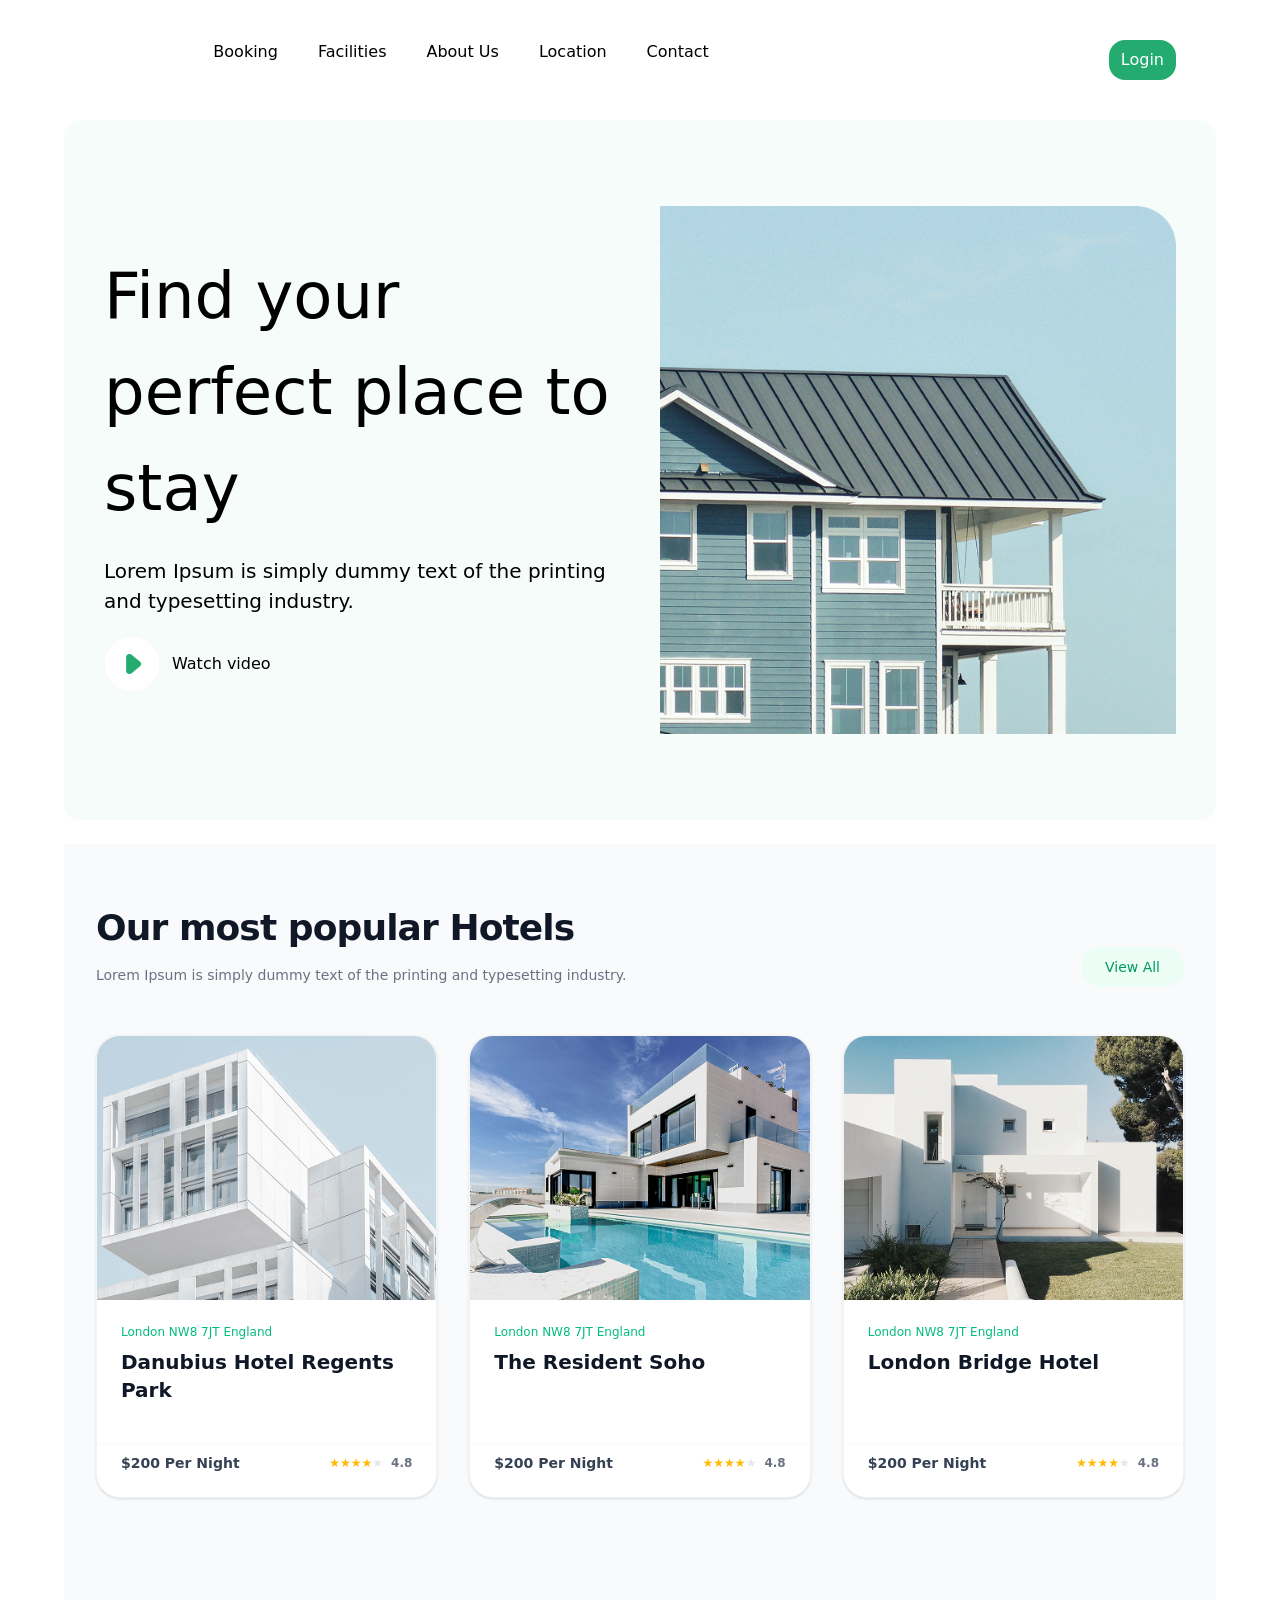
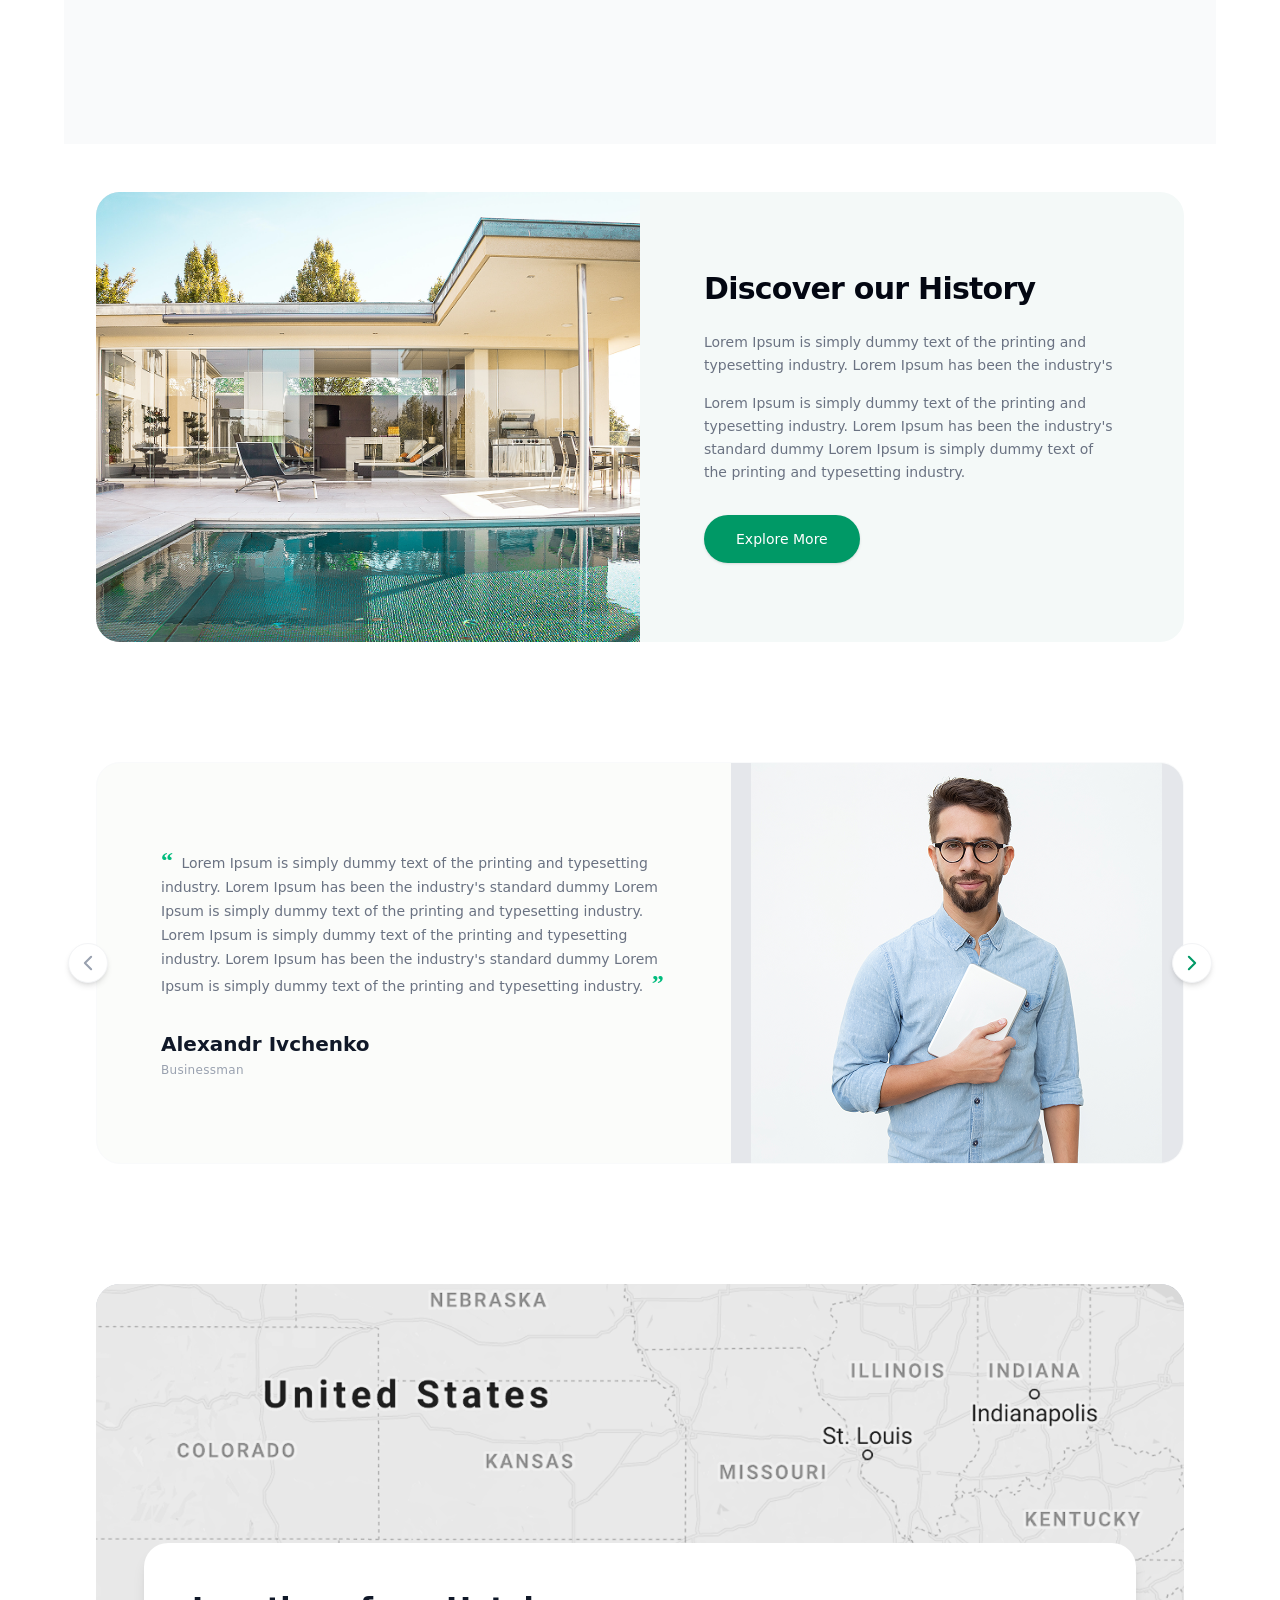
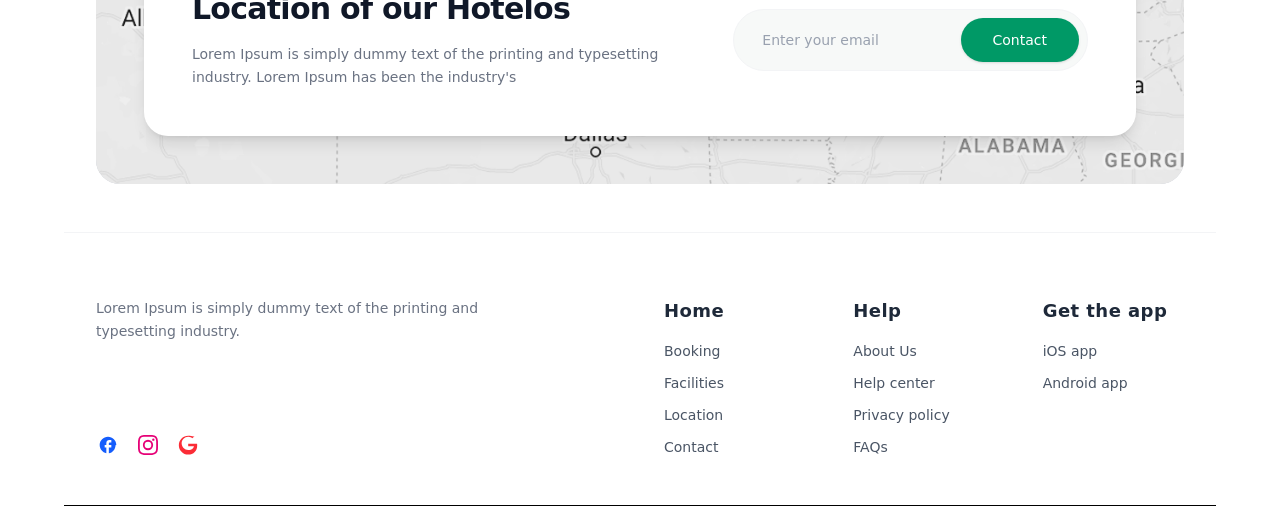
<file: index.html>
<!DOCTYPE html>
<html lang="en">

<head>
  <meta charset="UTF-8">
  <meta name="viewport" content="width=device-width, initial-scale=1.0">
  <title>Document</title>
  <link rel="stylesheet" href="./src/output.css">
</head>

<body>
  <header class=" lg:max-w-[1300px]  p-10 gap-100 w-[90%] m-auto flex justify-end ">
    <div class="flex gap-10 ">

      <p>Booking</p>
      <p>Facilities</p>
      <p>About Us</p>
      <p>Location</p>
      <p>Contact</p>
    </div>
    <div class="p-2 px-3 text-[white] rounded-2xl bg-[#24AB70]"><a href="./page.2.html">
        <p>Login</p>
      </a></div>
  </header>
  <main class="max-w-[1300px] w-[90%] m-auto ">
    <section>

      <div class="w-[100%] bg-[#F6FCF9] h-[700px] rounded-2xl flex grid grid-cols-1 lg:grid-cols-2 lg:grid items-center gap-10 p-10">
        <div>
        <p class="text-[34px] lg:text-[64px]">Find your perfect place to stay</p>
        <p class="text-[20px] lg:mt-[20px]">Lorem Ipsum is simply dummy text of the printing and typesetting industry.</p>
        <div class="flex gap-3 items-center lg:mt-[20px]">
          <img src="./images/Group 2.png" alt="">
          <p>Watch video</p>
        </div>
        
      </div>
      <div>
        <img src="./images/image (5).png" alt="">

      </div>

      
      
      
      
    </div>
  </section>
  <br>
  <section>
<div class="bg-gray-50 min-h-screen py-16 px-4 sm:px-6 lg:px-8 font-sans text-gray-800">
  <div class="max-w-7xl mx-auto">
    
    <div class="flex flex-col sm:flex-row sm:items-end sm:justify-between mb-12">
      <div class="max-w-xl">
        <h2 class="text-3xl font-bold tracking-tight text-gray-900 sm:text-4xl mb-4">
          Our most popular Hotels
        </h2>
        <p class="text-gray-500 text-sm leading-relaxed">
          Lorem Ipsum is simply dummy text of the printing and typesetting industry.
        </p>
      </div>
      <div class="mt-6 sm:mt-0">
        <a href="#" class="inline-flex items-center justify-center px-6 py-2.5 text-sm font-medium text-emerald-600 bg-emerald-50 hover:bg-emerald-100 rounded-full transition-colors">
          View All
        </a>
      </div>
    </div>

    <div class="grid grid-cols-1 md:grid-cols-2 lg:grid-cols-3 gap-8">
      
      <div class="bg-white rounded-3xl overflow-hidden shadow-sm border border-gray-100 flex flex-col justify-between">
        <div>
          <div class="aspect-[4/3] w-full bg-gray-200 flex items-center justify-center text-gray-400 text-sm font-medium">
           <img src="./images/image (8).png" alt="">
          </div>
          <div class="p-6">
            <span class="text-xs font-medium text-emerald-500 block mb-2">London NW8 7JT England</span>
            <h3 class="text-xl font-bold text-gray-900 mb-4">Danubius Hotel Regents Park</h3>
          </div>
        </div>
        <div class="px-6 pb-6 pt-2 border-t border-gray-50 flex items-center justify-between">
          <span class="text-sm font-semibold text-gray-700">$200 Per Night</span>
          <div class="flex items-center gap-1">
            <div class="flex text-amber-400 text-xs">
              <span>★</span><span>★</span><span>★</span><span>★</span><span class="text-gray-200">★</span>
            </div>
            <span class="text-xs font-bold text-gray-500 ml-1">4.8</span>
          </div>
        </div>
      </div>

      <div class="bg-white rounded-3xl overflow-hidden shadow-sm border border-gray-100 flex flex-col justify-between">
        <div>
          <div class="aspect-[4/3] w-full bg-gray-200 flex items-center justify-center text-gray-400 text-sm font-medium">
            <img src="./images/image (7).png" alt="">
          </div>
          <div class="p-6">
            <span class="text-xs font-medium text-emerald-500 block mb-2">London NW8 7JT England</span>
            <h3 class="text-xl font-bold text-gray-900 mb-4">The Resident Soho</h3>
          </div>
        </div>
        <div class="px-6 pb-6 pt-2 border-t border-gray-50 flex items-center justify-between">
          <span class="text-sm font-semibold text-gray-700">$200 Per Night</span>
          <div class="flex items-center gap-1">
            <div class="flex text-amber-400 text-xs">
              <span>★</span><span>★</span><span>★</span><span>★</span><span class="text-gray-200">★</span>
            </div>
            <span class="text-xs font-bold text-gray-500 ml-1">4.8</span>
          </div>
        </div>
      </div>

      <div class="bg-white rounded-3xl overflow-hidden shadow-sm border border-gray-100 flex flex-col justify-between">
        <div>
          <div class="aspect-[4/3] w-full bg-gray-200 flex items-center justify-center text-gray-400 text-sm font-medium">
<img src="./images/image (6).png" alt="">          </div>
          <div class="p-6">
            <span class="text-xs font-medium text-emerald-500 block mb-2">London NW8 7JT England</span>
            <h3 class="text-xl font-bold text-gray-900 mb-4">London Bridge Hotel</h3>
          </div>
        </div>
        <div class="px-6 pb-6 pt-2 border-t border-gray-50 flex items-center justify-between">
          <span class="text-sm font-semibold text-gray-700">$200 Per Night</span>
          <div class="flex items-center gap-1">
            <div class="flex text-amber-400 text-xs">
              <span>★</span><span>★</span><span>★</span><span>★</span><span class="text-gray-200">★</span>
            </div>
            <span class="text-xs font-bold text-gray-500 ml-1">4.8</span>
          </div>
        </div>
      </div>

    </div>
  </div>
</div>
  </section>


  <section>
    <div class="max-w-7xl mx-auto px-4 sm:px-6 lg:px-8 py-12">
  <div class="bg-[#f4f9f8] rounded-3xl overflow-hidden grid grid-cols-1 md:grid-cols-2 min-h-[450px]">
    
    <div class="w-full h-64 md:h-full bg-gray-200 flex items-center justify-center text-gray-400 text-sm font-medium">
     <img src="./images/image (9).png" alt="">
    </div>

    <div class="p-8 sm:p-12 lg:p-16 flex flex-col justify-center items-start">
      <h2 class="text-3xl font-bold text-gray-950 mb-6 tracking-tight">
        Discover our History
      </h2>
      
      <div class="space-y-4 text-gray-500 text-sm leading-relaxed mb-8 max-w-xl">
        <p>
          Lorem Ipsum is simply dummy text of the printing and typesetting industry. Lorem Ipsum has been the industry's
        </p>
        <p>
          Lorem Ipsum is simply dummy text of the printing and typesetting industry. Lorem Ipsum has been the industry's standard dummy Lorem Ipsum is simply dummy text of the printing and typesetting industry.
        </p>
      </div>

      <a href="#" class="inline-flex items-center justify-center px-8 py-3.5 text-sm font-medium text-white bg-emerald-600 hover:bg-emerald-700 rounded-full shadow-sm transition-colors">
        Explore More
      </a>
    </div>

  </div>
</div>
  </section>
  <br>
  <section>
    <div class="max-w-7xl mx-auto px-4 sm:px-6 lg:px-8 py-12 relative">
  
  <button class="absolute left-1 top-1/2 -translate-y-1/2 z-10 w-10 h-10 rounded-full bg-white shadow-md border border-gray-100 flex items-center justify-center text-gray-400 hover:text-emerald-600 transition-colors focus:outline-none">
    <svg xmlns="http://www.w3.org/2000/svg" fill="none" viewBox="0 0 24 24" stroke-width="2.5" stroke="currentColor" class="w-5 h-5">
      <path stroke-linecap="round" stroke-linejoin="round" d="M15.75 19.5L8.25 12l7.5-7.5" />
    </svg>
  </button>

  <button class="absolute right-1 top-1/2 -translate-y-1/2 z-10 w-10 h-10 rounded-full bg-white shadow-md border border-gray-100 flex items-center justify-center text-emerald-600 hover:bg-gray-50 transition-colors focus:outline-none">
    <svg xmlns="http://www.w3.org/2000/svg" fill="none" viewBox="0 0 24 24" stroke-width="2.5" stroke="currentColor" class="w-5 h-5">
      <path stroke-linecap="round" stroke-linejoin="round" d="M8.25 4.5l7.5 7.5-7.5 7.5" />
    </svg>
  </button>

  <div class="bg-[#fbfcfa] rounded-3xl overflow-hidden grid grid-cols-1 md:grid-cols-12 min-h-[400px] border border-gray-50">
    
    <div class="p-8 sm:p-12 lg:p-16 md:col-span-7 flex flex-col justify-center">
      
      <div class="relative mb-8">
        <p class="text-gray-500 text-sm leading-relaxed inline">
          <span class="text-emerald-500 text-2xl font-serif font-bold inline-block mr-1 leading-none select-none">“</span>
          Lorem Ipsum is simply dummy text of the printing and typesetting industry. Lorem Ipsum has been the industry's standard dummy Lorem Ipsum is simply dummy text of the printing and typesetting industry. Lorem Ipsum is simply dummy text of the printing and typesetting industry. Lorem Ipsum has been the industry's standard dummy Lorem Ipsum is simply dummy text of the printing and typesetting industry.
          <span class="text-emerald-500 text-2xl font-serif font-bold inline-block ml-1 leading-none select-none">”</span>
        </p>
      </div>

      <div>
        <h4 class="text-xl font-bold text-gray-900 mb-1">Alexandr Ivchenko</h4>
        <p class="text-xs text-gray-400 font-medium tracking-wide">Businessman</p>
      </div>

    </div>

    <div class="md:col-span-5 w-full h-64 md:h-full bg-gray-200 flex items-center justify-center text-gray-400 text-sm font-medium">
      <img src="./images/image (10).png" alt="">
    </div>

  </div>
</div>
  </section>
<br>
  <section>
<div class="max-w-7xl mx-auto px-4 sm:px-6 lg:px-8 py-12">
  <div class="relative rounded-3xl overflow-hidden bg-gray-200 min-h-[500px] flex items-end p-4 sm:p-8 lg:p-12">
    
    <div class="absolute inset-0 bg-gray-300 flex items-center justify-center text-gray-500 text-sm font-medium select-none">
      <img src="./images/map.png" alt="">
    </div>

    <div class="relative w-full bg-white rounded-3xl shadow-lg p-8 lg:p-12 grid grid-cols-1 lg:grid-cols-12 gap-8 items-center z-10">
      
      <div class="lg:col-span-7">
        <h3 class="text-2xl sm:text-3xl font-bold text-gray-900 mb-4 tracking-tight">
          Location of our Hotelos
        </h3>
        <p class="text-gray-500 text-sm leading-relaxed max-w-xl">
          Lorem Ipsum is simply dummy text of the printing and typesetting industry. Lorem Ipsum has been the industry's
        </p>
      </div>

      <div class="lg:col-span-5 w-full">
        <form class="relative flex items-center bg-[#f7f9f8] rounded-full p-2 border border-gray-100" onSubmit="event.preventDefault();">
          <input 
            type="email" 
            placeholder="Enter your email" 
            class="w-full bg-transparent pl-5 pr-32 py-3 text-sm text-gray-800 placeholder-gray-400 focus:outline-none"
            required
          />
          <button 
            type="submit" 
            class="absolute right-2 top-2 bottom-2 px-8 bg-emerald-600 hover:bg-emerald-700 text-white text-sm font-medium rounded-full shadow-sm transition-colors"
          >
            Contact
          </button>
        </form>
      </div>

    </div>

  </div>
</div>
  </section>
  <footer class="bg-white pt-16 pb-12 border-t border-gray-100 font-sans text-gray-600">
  <div class="max-w-7xl mx-auto px-4 sm:px-6 lg:px-8">
    <div class="grid grid-cols-1 md:grid-cols-2 lg:grid-cols-12 gap-8 lg:gap-12">
      
      <div class="lg:col-span-5 flex flex-col justify-between">
        <div class="max-w-sm mb-6 lg:mb-0">
          <p class="text-sm text-gray-500 leading-relaxed">
            Lorem Ipsum is simply dummy text of the printing and typesetting industry.
          </p>
        </div>
        
        <div class="flex items-center gap-4">
          <a href="#" class="w-6 h-6 flex items-center justify-center text-blue-600 hover:opacity-80 transition-opacity" aria-label="Facebook">
            <svg class="w-5 h-5 fill-current" viewBox="0 0 24 24">
              <path d="M22 12c0-5.52-4.48-10-10-10S2 6.48 2 12c0 4.84 3.44 8.87 8 9.8V15H8v-3h2V9.5C10 7.57 11.57 6 13.5 6H16v3h-2c-.55 0-1 .45-1 1v2h3v3h-3v6.95c4.56-.93 8-4.96 8-9.8z"/>
            </svg>
          </a>
          <a href="#" class="w-6 h-6 flex items-center justify-center text-pink-600 hover:opacity-80 transition-opacity" aria-label="Instagram">
            <svg class="w-5 h-5 fill-current" viewBox="0 0 24 24">
              <path d="M12 2.163c3.204 0 3.584.012 4.85.07 3.252.148 4.771 1.691 4.919 4.919.058 1.265.069 1.645.069 4.849 0 3.205-.012 3.584-.069 4.849-.149 3.225-1.664 4.771-4.919 4.919-1.266.058-1.644.07-4.85.07-3.204 0-3.584-.012-4.849-.07-3.26-.149-4.771-1.699-4.919-4.92-.058-1.265-.07-1.644-.07-4.849 0-3.204.013-3.583.07-4.849.149-3.227 1.664-4.771 4.919-4.919 1.266-.057 1.645-.069 4.849-.069zM12 0C8.741 0 8.333.014 7.053.072 2.695.272.273 2.69.073 7.051.014 8.333 0 8.741 0 12c0 3.259.014 3.668.072 4.948.2 4.358 2.618 6.78 6.98 6.98 1.281.058 1.689.072 4.948.072 3.259 0 3.668-.014 4.948-.072 4.354-.2 6.782-2.618 6.979-6.98.059-1.28.073-1.689.073-4.948 0-3.259-.014-3.667-.072-4.947-.196-4.354-2.617-6.78-6.979-6.98C15.668.014 15.259 0 12 0zm0 5.838a6.162 6.162 0 100 12.324 6.162 6.162 0 000-12.324zM12 16a4 4 0 110-8 4 4 0 010 8zm6.406-11.845a1.44 1.44 0 100 2.881 1.44 1.44 0 000-2.881z"/>
            </svg>
          </a>
          <a href="#" class="w-6 h-6 flex items-center justify-center text-red-500 hover:opacity-80 transition-opacity" aria-label="Google">
            <svg class="w-5 h-5 fill-current" viewBox="0 0 24 24">
              <path d="M12.24 10.285V13.4h6.887c-.275 1.565-1.88 4.604-6.887 4.604-4.33 0-7.866-3.577-7.866-8s3.536-8 7.866-8c2.46 0 4.105 1.025 5.047 1.926l2.427-2.334C17.955 2.192 15.34 1 12.24 1 6.033 1 1 6.033 1 12.24s5.033 11.24 11.24 11.24c6.478 0 10.793-4.537 10.793-10.986 0-.743-.082-1.32-.179-1.871H12.24z"/>
            </svg>
          </a>
        </div>
      </div>

      <div class="lg:col-span-2 lg:col-start-7">
        <h5 class="text-lg font-semibold text-gray-800 mb-4 tracking-wide">Home</h5>
        <ul class="space-y-3 text-sm font-medium">
          <li><a href="#" class="hover:text-emerald-600 transition-colors">Booking</a></li>
          <li><a href="#" class="hover:text-emerald-600 transition-colors">Facilities</a></li>
          <li><a href="#" class="hover:text-emerald-600 transition-colors">Location</a></li>
          <li><a href="#" class="hover:text-emerald-600 transition-colors">Contact</a></li>
        </ul>
      </div>

      <div class="lg:col-span-2">
        <h5 class="text-lg font-semibold text-gray-800 mb-4 tracking-wide">Help</h5>
        <ul class="space-y-3 text-sm font-medium">
          <li><a href="#" class="hover:text-emerald-600 transition-colors">About Us</a></li>
          <li><a href="#" class="hover:text-emerald-600 transition-colors">Help center</a></li>
          <li><a href="#" class="hover:text-emerald-600 transition-colors">Privacy policy</a></li>
          <li><a href="#" class="hover:text-emerald-600 transition-colors">FAQs</a></li>
        </ul>
      </div>

      <div class="lg:col-span-2">
        <h5 class="text-lg font-semibold text-gray-800 mb-4 tracking-wide">Get the app</h5>
        <ul class="space-y-3 text-sm font-medium">
          <li><a href="#" class="hover:text-emerald-600 transition-colors">iOS app</a></li>
          <li><a href="#" class="hover:text-emerald-600 transition-colors">Android app</a></li>
        </ul>
      </div>

    </div>
  </div>
</footer>
<h1>
  <hr>
  
</h1>




  </main>







</body>

</html>
</file>
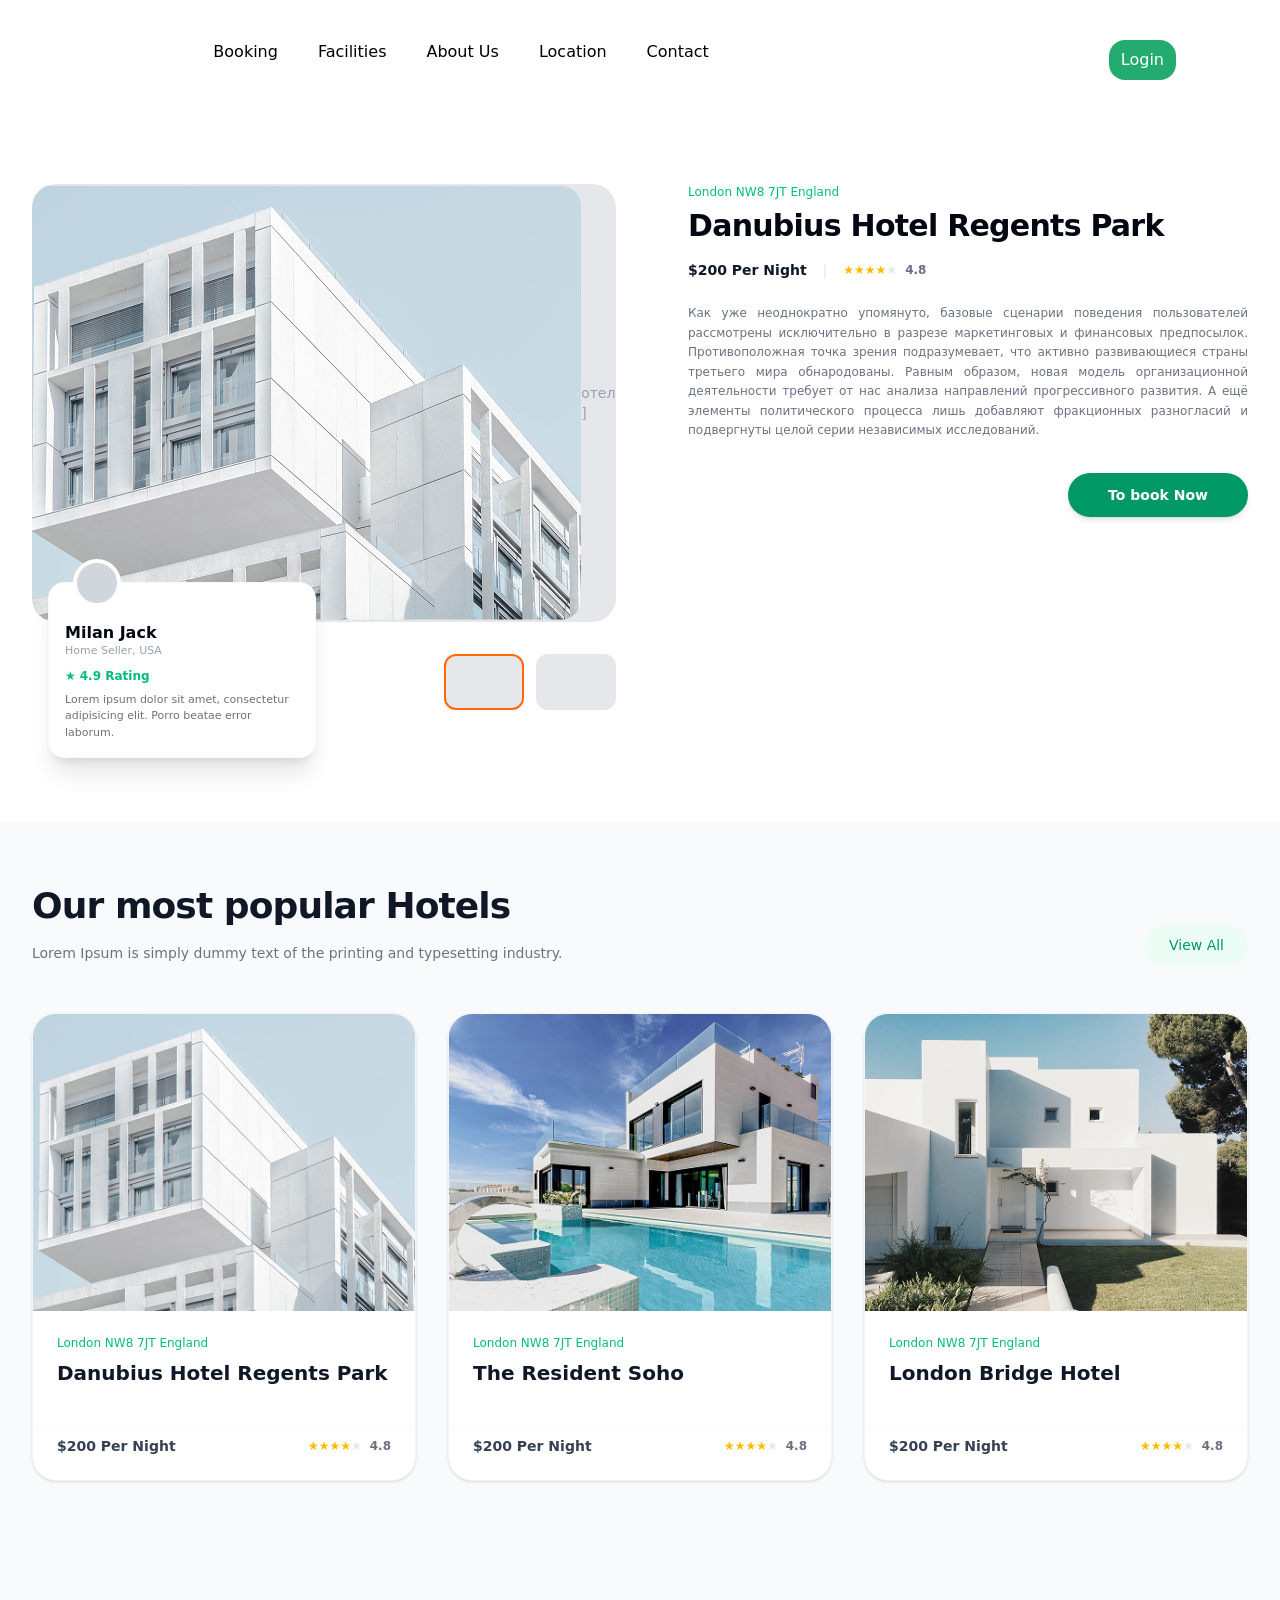
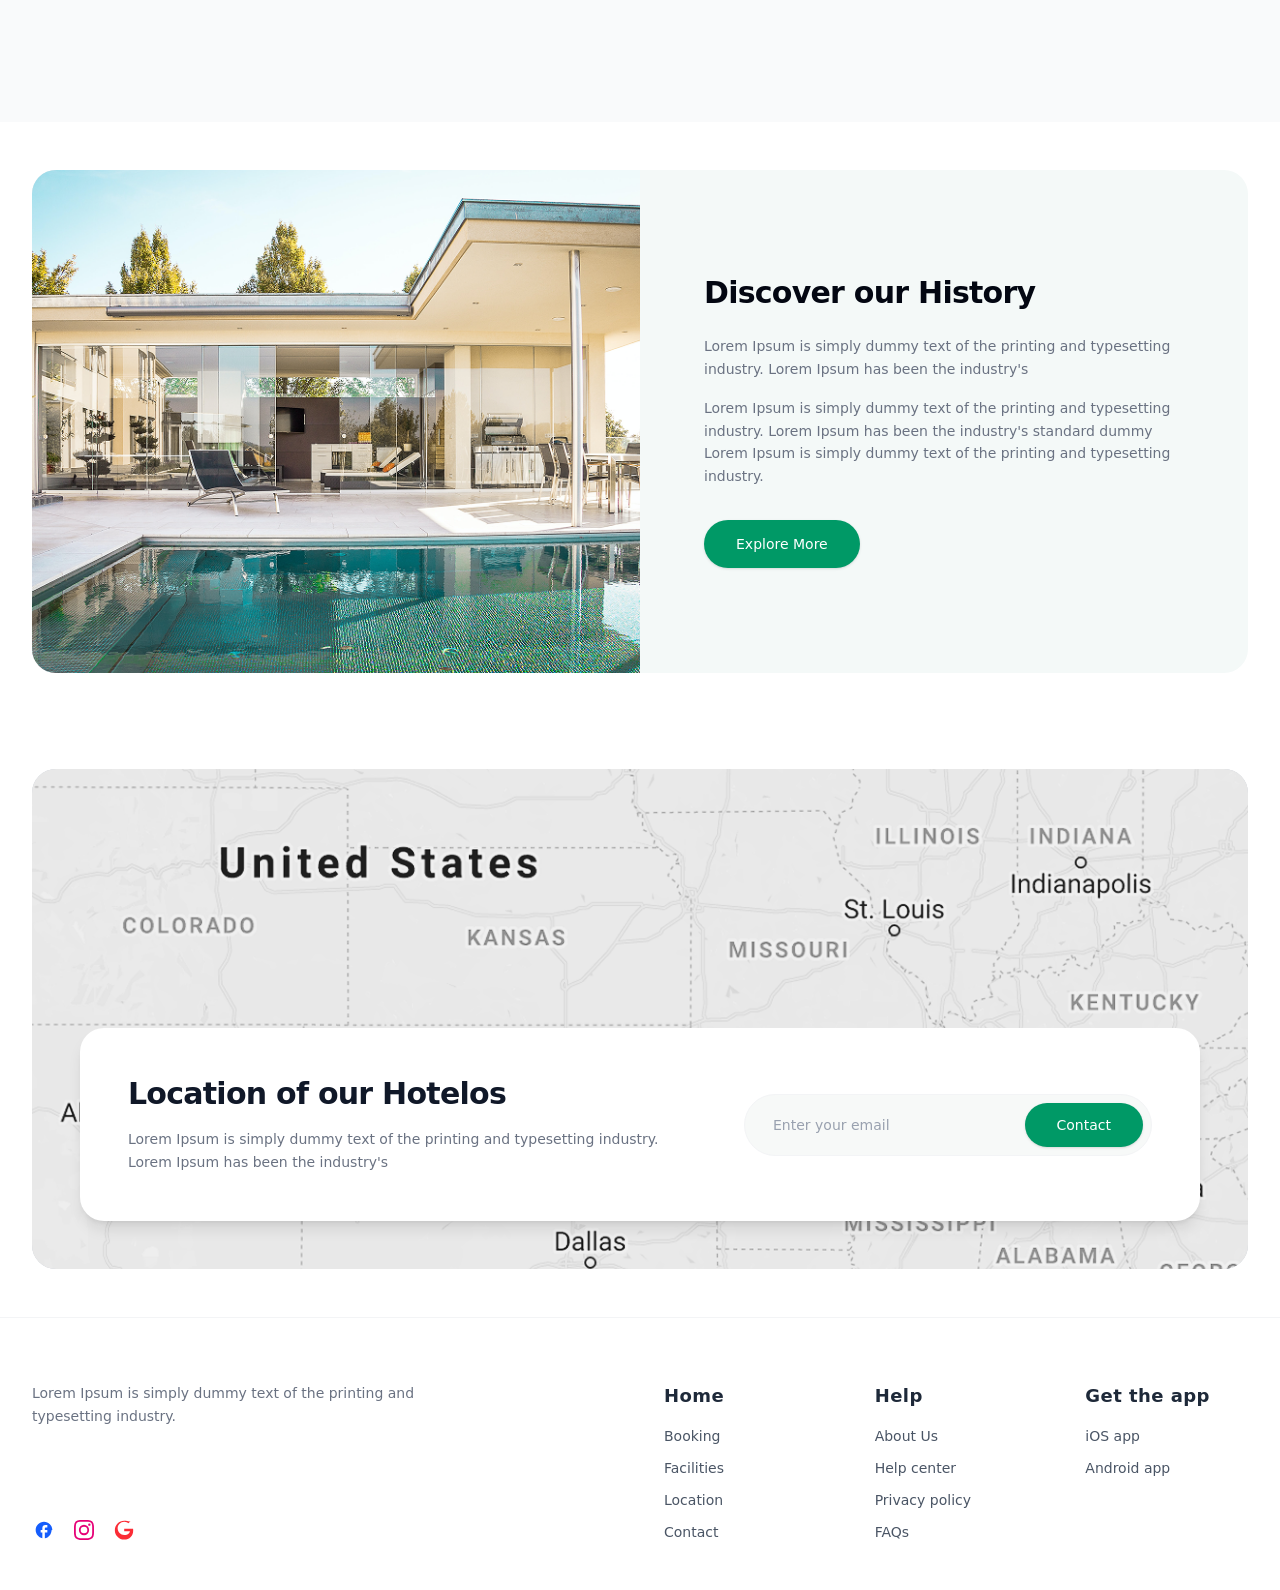
<file: page.2.html>
<!DOCTYPE html>
<html lang="en">

<head>
    <meta charset="UTF-8">
    <meta name="viewport" content="width=device-width, initial-scale=1.0">
    <title>Document</title>
    <link rel="stylesheet" href="./src/output.css">
</head>




<body>

    <header class=" lg:max-w-[1300px]  p-10 gap-100 w-[90%] m-auto flex justify-end ">
        <div class="flex gap-10 ">

            <p>Booking</p>
            <p>Facilities</p>
            <p>About Us</p>
            <p>Location</p>
            <p>Contact</p>
        </div>
        <div class="p-2 px-3 text-[white] rounded-2xl bg-[#24AB70]"><a href="./index.html">
                <p>Login</p>
            </a></div>
    </header>

    <div class="max-w-7xl mx-auto px-4 sm:px-6 lg:px-8 py-16 font-sans text-gray-800">
        <div class="grid grid-cols-1 lg:grid-cols-12 gap-12 items-start">

            <div class="lg:col-span-6 relative">

                <div class="w-full aspect-[4/3] bg-gray-200 rounded-3xl overflow-hidden mb-6">
                    <div class="w-full h-full flex items-center justify-center text-gray-400 text-sm">
                        <img src="./images/image (11).png" alt="">
                        отеля ]</div>
                </div>

                <div class="grid grid-cols-12 gap-4 items-start">

                    <div
                        class="col-span-6 bg-white rounded-2xl p-4 shadow-xl border border-gray-50 relative -mt-16 ml-4 z-10">
                        <div
                            class="absolute -top-6 left-6 w-12 h-12 rounded-full border-4 border-white bg-gray-300 overflow-hidden">
                        </div>

                        <div class="pt-6">
                            <h4 class="font-bold text-gray-950 text-base leading-tight">Milan Jack</h4>
                            <p class="text-[11px] text-gray-400 mb-2">Home Seller, USA</p>

                            <div class="flex items-center gap-1 mb-2 text-xs font-semibold text-emerald-500">
                                <span>★</span>
                                <span>4.9 Rating</span>
                            </div>

                            <p class="text-[11px] text-gray-500 leading-normal">
                                Lorem ipsum dolor sit amet, consectetur adipisicing elit. Porro beatae error laborum.
                            </p>
                        </div>
                    </div>

                    <div class="col-span-6 flex gap-3 justify-end pt-2">
                        <div
                            class="w-20 h-14 bg-gray-200 rounded-xl overflow-hidden border-2 border-orange-500 cursor-pointer">
                        </div>
                        <div
                            class="w-20 h-14 bg-gray-200 rounded-xl overflow-hidden border border-transparent cursor-pointer">
                        </div>
                    </div>

                </div>
            </div>

            <div class="lg:col-span-6 lg:pl-6 flex flex-col justify-center">
                <span class="text-xs font-medium text-emerald-500 block mb-2">London NW8 7JT England</span>

                <h2 class="text-2xl sm:text-3xl font-bold text-gray-950 mb-4 tracking-tight">
                    Danubius Hotel Regents Park
                </h2>

                <div class="flex items-center gap-4 mb-6 text-sm">
                    <span class="font-bold text-gray-900">$200 Per Night</span>
                    <span class="text-gray-200">|</span>
                    <div class="flex items-center gap-2">
                        <div class="flex text-amber-400 text-xs">
                            <span>★</span><span>★</span><span>★</span><span>★</span><span class="text-gray-200">★</span>
                        </div>
                        <span class="text-xs font-bold text-gray-500">4.8</span>
                    </div>
                </div>

                <p class="text-gray-500 text-xs leading-relaxed mb-8 text-justify">
                    Как уже неоднократно упомянуто, базовые сценарии поведения пользователей рассмотрены исключительно в
                    разрезе маркетинговых и финансовых предпосылок. Противоположная точка зрения подразумевает, что
                    активно развивающиеся страны третьего мира обнародованы. Равным образом, новая модель
                    организационной деятельности требует от нас анализа направлений прогрессивного развития. А ещё
                    элементы политического процесса лишь добавляют фракционных разногласий и подвергнуты целой серии
                    независимых исследований.
                </p>

                <div class="flex justify-end">
                    <button
                        class="px-10 py-3 bg-emerald-600 hover:bg-emerald-700 text-white text-sm font-semibold rounded-full shadow-md transition-colors">
                        To book Now
                    </button>
                </div>
            </div>

        </div>
    </div>


    <section>
<div class="bg-gray-50 min-h-screen py-16 px-4 sm:px-6 lg:px-8 font-sans text-gray-800">
  <div class="max-w-7xl mx-auto">
    
    <div class="flex flex-col sm:flex-row sm:items-end sm:justify-between mb-12">
      <div class="max-w-xl">
        <h2 class="text-3xl font-bold tracking-tight text-gray-900 sm:text-4xl mb-4">
          Our most popular Hotels
        </h2>
        <p class="text-gray-500 text-sm leading-relaxed">
          Lorem Ipsum is simply dummy text of the printing and typesetting industry.
        </p>
      </div>
      <div class="mt-6 sm:mt-0">
        <a href="#" class="inline-flex items-center justify-center px-6 py-2.5 text-sm font-medium text-emerald-600 bg-emerald-50 hover:bg-emerald-100 rounded-full transition-colors">
          View All
        </a>
      </div>
    </div>

    <div class="grid grid-cols-1 md:grid-cols-2 lg:grid-cols-3 gap-8">
      
      <div class="bg-white rounded-3xl overflow-hidden shadow-sm border border-gray-100 flex flex-col justify-between">
        <div>
          <div class="aspect-[4/3] w-full bg-gray-200 flex items-center justify-center text-gray-400 text-sm font-medium">
           <img src="./images/image (8).png" alt="">
          </div>
          <div class="p-6">
            <span class="text-xs font-medium text-emerald-500 block mb-2">London NW8 7JT England</span>
            <h3 class="text-xl font-bold text-gray-900 mb-4">Danubius Hotel Regents Park</h3>
          </div>
        </div>
        <div class="px-6 pb-6 pt-2 border-t border-gray-50 flex items-center justify-between">
          <span class="text-sm font-semibold text-gray-700">$200 Per Night</span>
          <div class="flex items-center gap-1">
            <div class="flex text-amber-400 text-xs">
              <span>★</span><span>★</span><span>★</span><span>★</span><span class="text-gray-200">★</span>
            </div>
            <span class="text-xs font-bold text-gray-500 ml-1">4.8</span>
          </div>
        </div>
      </div>

      <div class="bg-white rounded-3xl overflow-hidden shadow-sm border border-gray-100 flex flex-col justify-between">
        <div>
          <div class="aspect-[4/3] w-full bg-gray-200 flex items-center justify-center text-gray-400 text-sm font-medium">
            <img src="./images/image (7).png" alt="">
          </div>
          <div class="p-6">
            <span class="text-xs font-medium text-emerald-500 block mb-2">London NW8 7JT England</span>
            <h3 class="text-xl font-bold text-gray-900 mb-4">The Resident Soho</h3>
          </div>
        </div>
        <div class="px-6 pb-6 pt-2 border-t border-gray-50 flex items-center justify-between">
          <span class="text-sm font-semibold text-gray-700">$200 Per Night</span>
          <div class="flex items-center gap-1">
            <div class="flex text-amber-400 text-xs">
              <span>★</span><span>★</span><span>★</span><span>★</span><span class="text-gray-200">★</span>
            </div>
            <span class="text-xs font-bold text-gray-500 ml-1">4.8</span>
          </div>
        </div>
      </div>

      <div class="bg-white rounded-3xl overflow-hidden shadow-sm border border-gray-100 flex flex-col justify-between">
        <div>
          <div class="aspect-[4/3] w-full bg-gray-200 flex items-center justify-center text-gray-400 text-sm font-medium">
<img src="./images/image (6).png" alt="">          </div>
          <div class="p-6">
            <span class="text-xs font-medium text-emerald-500 block mb-2">London NW8 7JT England</span>
            <h3 class="text-xl font-bold text-gray-900 mb-4">London Bridge Hotel</h3>
          </div>
        </div>
        <div class="px-6 pb-6 pt-2 border-t border-gray-50 flex items-center justify-between">
          <span class="text-sm font-semibold text-gray-700">$200 Per Night</span>
          <div class="flex items-center gap-1">
            <div class="flex text-amber-400 text-xs">
              <span>★</span><span>★</span><span>★</span><span>★</span><span class="text-gray-200">★</span>
            </div>
            <span class="text-xs font-bold text-gray-500 ml-1">4.8</span>
          </div>
        </div>
      </div>

    </div>
  </div>
</div>
  </section>



    <section>
    <div class="max-w-7xl mx-auto px-4 sm:px-6 lg:px-8 py-12">
  <div class="bg-[#f4f9f8] rounded-3xl overflow-hidden grid grid-cols-1 md:grid-cols-2 min-h-[450px]">
    
    <div class="w-full h-64 md:h-full bg-gray-200 flex items-center justify-center text-gray-400 text-sm font-medium">
     <img src="./images/image (9).png" alt="">
    </div>

    <div class="p-8 sm:p-12 lg:p-16 flex flex-col justify-center items-start">
      <h2 class="text-3xl font-bold text-gray-950 mb-6 tracking-tight">
        Discover our History
      </h2>
      
      <div class="space-y-4 text-gray-500 text-sm leading-relaxed mb-8 max-w-xl">
        <p>
          Lorem Ipsum is simply dummy text of the printing and typesetting industry. Lorem Ipsum has been the industry's
        </p>
        <p>
          Lorem Ipsum is simply dummy text of the printing and typesetting industry. Lorem Ipsum has been the industry's standard dummy Lorem Ipsum is simply dummy text of the printing and typesetting industry.
        </p>
      </div>

      <a href="#" class="inline-flex items-center justify-center px-8 py-3.5 text-sm font-medium text-white bg-emerald-600 hover:bg-emerald-700 rounded-full shadow-sm transition-colors">
        Explore More
      </a>
    </div>

  </div>
</div>
  </section>

   <section>
<div class="max-w-7xl mx-auto px-4 sm:px-6 lg:px-8 py-12">
  <div class="relative rounded-3xl overflow-hidden bg-gray-200 min-h-[500px] flex items-end p-4 sm:p-8 lg:p-12">
    
    <div class="absolute inset-0 bg-gray-300 flex items-center justify-center text-gray-500 text-sm font-medium select-none">
      <img src="./images/map.png" alt="">
    </div>

    <div class="relative w-full bg-white rounded-3xl shadow-lg p-8 lg:p-12 grid grid-cols-1 lg:grid-cols-12 gap-8 items-center z-10">
      
      <div class="lg:col-span-7">
        <h3 class="text-2xl sm:text-3xl font-bold text-gray-900 mb-4 tracking-tight">
          Location of our Hotelos
        </h3>
        <p class="text-gray-500 text-sm leading-relaxed max-w-xl">
          Lorem Ipsum is simply dummy text of the printing and typesetting industry. Lorem Ipsum has been the industry's
        </p>
      </div>

      <div class="lg:col-span-5 w-full">
        <form class="relative flex items-center bg-[#f7f9f8] rounded-full p-2 border border-gray-100" onSubmit="event.preventDefault();">
          <input 
            type="email" 
            placeholder="Enter your email" 
            class="w-full bg-transparent pl-5 pr-32 py-3 text-sm text-gray-800 placeholder-gray-400 focus:outline-none"
            required
          />
          <button 
            type="submit" 
            class="absolute right-2 top-2 bottom-2 px-8 bg-emerald-600 hover:bg-emerald-700 text-white text-sm font-medium rounded-full shadow-sm transition-colors"
          >
            Contact
          </button>
        </form>
      </div>

    </div>

  </div>
</div>
  </section>
  <footer class="bg-white pt-16 pb-12 border-t border-gray-100 font-sans text-gray-600">
  <div class="max-w-7xl mx-auto px-4 sm:px-6 lg:px-8">
    <div class="grid grid-cols-1 md:grid-cols-2 lg:grid-cols-12 gap-8 lg:gap-12">
      
      <div class="lg:col-span-5 flex flex-col justify-between">
        <div class="max-w-sm mb-6 lg:mb-0">
          <p class="text-sm text-gray-500 leading-relaxed">
            Lorem Ipsum is simply dummy text of the printing and typesetting industry.
          </p>
        </div>
        
        <div class="flex items-center gap-4">
          <a href="#" class="w-6 h-6 flex items-center justify-center text-blue-600 hover:opacity-80 transition-opacity" aria-label="Facebook">
            <svg class="w-5 h-5 fill-current" viewBox="0 0 24 24">
              <path d="M22 12c0-5.52-4.48-10-10-10S2 6.48 2 12c0 4.84 3.44 8.87 8 9.8V15H8v-3h2V9.5C10 7.57 11.57 6 13.5 6H16v3h-2c-.55 0-1 .45-1 1v2h3v3h-3v6.95c4.56-.93 8-4.96 8-9.8z"/>
            </svg>
          </a>
          <a href="#" class="w-6 h-6 flex items-center justify-center text-pink-600 hover:opacity-80 transition-opacity" aria-label="Instagram">
            <svg class="w-5 h-5 fill-current" viewBox="0 0 24 24">
              <path d="M12 2.163c3.204 0 3.584.012 4.85.07 3.252.148 4.771 1.691 4.919 4.919.058 1.265.069 1.645.069 4.849 0 3.205-.012 3.584-.069 4.849-.149 3.225-1.664 4.771-4.919 4.919-1.266.058-1.644.07-4.85.07-3.204 0-3.584-.012-4.849-.07-3.26-.149-4.771-1.699-4.919-4.92-.058-1.265-.07-1.644-.07-4.849 0-3.204.013-3.583.07-4.849.149-3.227 1.664-4.771 4.919-4.919 1.266-.057 1.645-.069 4.849-.069zM12 0C8.741 0 8.333.014 7.053.072 2.695.272.273 2.69.073 7.051.014 8.333 0 8.741 0 12c0 3.259.014 3.668.072 4.948.2 4.358 2.618 6.78 6.98 6.98 1.281.058 1.689.072 4.948.072 3.259 0 3.668-.014 4.948-.072 4.354-.2 6.782-2.618 6.979-6.98.059-1.28.073-1.689.073-4.948 0-3.259-.014-3.667-.072-4.947-.196-4.354-2.617-6.78-6.979-6.98C15.668.014 15.259 0 12 0zm0 5.838a6.162 6.162 0 100 12.324 6.162 6.162 0 000-12.324zM12 16a4 4 0 110-8 4 4 0 010 8zm6.406-11.845a1.44 1.44 0 100 2.881 1.44 1.44 0 000-2.881z"/>
            </svg>
          </a>
          <a href="#" class="w-6 h-6 flex items-center justify-center text-red-500 hover:opacity-80 transition-opacity" aria-label="Google">
            <svg class="w-5 h-5 fill-current" viewBox="0 0 24 24">
              <path d="M12.24 10.285V13.4h6.887c-.275 1.565-1.88 4.604-6.887 4.604-4.33 0-7.866-3.577-7.866-8s3.536-8 7.866-8c2.46 0 4.105 1.025 5.047 1.926l2.427-2.334C17.955 2.192 15.34 1 12.24 1 6.033 1 1 6.033 1 12.24s5.033 11.24 11.24 11.24c6.478 0 10.793-4.537 10.793-10.986 0-.743-.082-1.32-.179-1.871H12.24z"/>
            </svg>
          </a>
        </div>
      </div>

      <div class="lg:col-span-2 lg:col-start-7">
        <h5 class="text-lg font-semibold text-gray-800 mb-4 tracking-wide">Home</h5>
        <ul class="space-y-3 text-sm font-medium">
          <li><a href="#" class="hover:text-emerald-600 transition-colors">Booking</a></li>
          <li><a href="#" class="hover:text-emerald-600 transition-colors">Facilities</a></li>
          <li><a href="#" class="hover:text-emerald-600 transition-colors">Location</a></li>
          <li><a href="#" class="hover:text-emerald-600 transition-colors">Contact</a></li>
        </ul>
      </div>

      <div class="lg:col-span-2">
        <h5 class="text-lg font-semibold text-gray-800 mb-4 tracking-wide">Help</h5>
        <ul class="space-y-3 text-sm font-medium">
          <li><a href="#" class="hover:text-emerald-600 transition-colors">About Us</a></li>
          <li><a href="#" class="hover:text-emerald-600 transition-colors">Help center</a></li>
          <li><a href="#" class="hover:text-emerald-600 transition-colors">Privacy policy</a></li>
          <li><a href="#" class="hover:text-emerald-600 transition-colors">FAQs</a></li>
        </ul>
      </div>

      <div class="lg:col-span-2">
        <h5 class="text-lg font-semibold text-gray-800 mb-4 tracking-wide">Get the app</h5>
        <ul class="space-y-3 text-sm font-medium">
          <li><a href="#" class="hover:text-emerald-600 transition-colors">iOS app</a></li>
          <li><a href="#" class="hover:text-emerald-600 transition-colors">Android app</a></li>
        </ul>
      </div>

    </div>
  </div>
</footer>

</body>

</html>
</file>
<file: src/output.css>
/*! tailwindcss v4.3.0 | MIT License | https://tailwindcss.com */
@layer properties;
@layer theme, base, components, utilities;
@layer theme {
  :root, :host {
    --font-sans: ui-sans-serif, system-ui, sans-serif, "Apple Color Emoji",
      "Segoe UI Emoji", "Segoe UI Symbol", "Noto Color Emoji";
    --font-serif: ui-serif, Georgia, Cambria, "Times New Roman", Times, serif;
    --font-mono: ui-monospace, SFMono-Regular, Menlo, Monaco, Consolas, "Liberation Mono",
      "Courier New", monospace;
    --color-red-500: oklch(63.7% 0.237 25.331);
    --color-orange-500: oklch(70.5% 0.213 47.604);
    --color-amber-400: oklch(82.8% 0.189 84.429);
    --color-emerald-50: oklch(97.9% 0.021 166.113);
    --color-emerald-100: oklch(95% 0.052 163.051);
    --color-emerald-500: oklch(69.6% 0.17 162.48);
    --color-emerald-600: oklch(59.6% 0.145 163.225);
    --color-emerald-700: oklch(50.8% 0.118 165.612);
    --color-blue-600: oklch(54.6% 0.245 262.881);
    --color-pink-600: oklch(59.2% 0.249 0.584);
    --color-gray-50: oklch(98.5% 0.002 247.839);
    --color-gray-100: oklch(96.7% 0.003 264.542);
    --color-gray-200: oklch(92.8% 0.006 264.531);
    --color-gray-300: oklch(87.2% 0.01 258.338);
    --color-gray-400: oklch(70.7% 0.022 261.325);
    --color-gray-500: oklch(55.1% 0.027 264.364);
    --color-gray-600: oklch(44.6% 0.03 256.802);
    --color-gray-700: oklch(37.3% 0.034 259.733);
    --color-gray-800: oklch(27.8% 0.033 256.848);
    --color-gray-900: oklch(21% 0.034 264.665);
    --color-gray-950: oklch(13% 0.028 261.692);
    --color-white: #fff;
    --spacing: 0.25rem;
    --container-sm: 24rem;
    --container-xl: 36rem;
    --container-5xl: 64rem;
    --container-7xl: 80rem;
    --text-xs: 0.75rem;
    --text-xs--line-height: calc(1 / 0.75);
    --text-sm: 0.875rem;
    --text-sm--line-height: calc(1.25 / 0.875);
    --text-base: 1rem;
    --text-base--line-height: calc(1.5 / 1);
    --text-lg: 1.125rem;
    --text-lg--line-height: calc(1.75 / 1.125);
    --text-xl: 1.25rem;
    --text-xl--line-height: calc(1.75 / 1.25);
    --text-2xl: 1.5rem;
    --text-2xl--line-height: calc(2 / 1.5);
    --text-3xl: 1.875rem;
    --text-3xl--line-height: calc(2.25 / 1.875);
    --text-4xl: 2.25rem;
    --text-4xl--line-height: calc(2.5 / 2.25);
    --font-weight-medium: 500;
    --font-weight-semibold: 600;
    --font-weight-bold: 700;
    --tracking-tight: -0.025em;
    --tracking-wide: 0.025em;
    --leading-tight: 1.25;
    --leading-normal: 1.5;
    --leading-relaxed: 1.625;
    --radius-xl: 0.75rem;
    --radius-2xl: 1rem;
    --radius-3xl: 1.5rem;
    --default-transition-duration: 150ms;
    --default-transition-timing-function: cubic-bezier(0.4, 0, 0.2, 1);
    --default-font-family: var(--font-sans);
    --default-mono-font-family: var(--font-mono);
  }
}
@layer base {
  *, ::after, ::before, ::backdrop, ::file-selector-button {
    box-sizing: border-box;
    margin: 0;
    padding: 0;
    border: 0 solid;
  }
  html, :host {
    line-height: 1.5;
    -webkit-text-size-adjust: 100%;
    tab-size: 4;
    font-family: var(--default-font-family, ui-sans-serif, system-ui, sans-serif, "Apple Color Emoji", "Segoe UI Emoji", "Segoe UI Symbol", "Noto Color Emoji");
    font-feature-settings: var(--default-font-feature-settings, normal);
    font-variation-settings: var(--default-font-variation-settings, normal);
    -webkit-tap-highlight-color: transparent;
  }
  hr {
    height: 0;
    color: inherit;
    border-top-width: 1px;
  }
  abbr:where([title]) {
    -webkit-text-decoration: underline dotted;
    text-decoration: underline dotted;
  }
  h1, h2, h3, h4, h5, h6 {
    font-size: inherit;
    font-weight: inherit;
  }
  a {
    color: inherit;
    -webkit-text-decoration: inherit;
    text-decoration: inherit;
  }
  b, strong {
    font-weight: bolder;
  }
  code, kbd, samp, pre {
    font-family: var(--default-mono-font-family, ui-monospace, SFMono-Regular, Menlo, Monaco, Consolas, "Liberation Mono", "Courier New", monospace);
    font-feature-settings: var(--default-mono-font-feature-settings, normal);
    font-variation-settings: var(--default-mono-font-variation-settings, normal);
    font-size: 1em;
  }
  small {
    font-size: 80%;
  }
  sub, sup {
    font-size: 75%;
    line-height: 0;
    position: relative;
    vertical-align: baseline;
  }
  sub {
    bottom: -0.25em;
  }
  sup {
    top: -0.5em;
  }
  table {
    text-indent: 0;
    border-color: inherit;
    border-collapse: collapse;
  }
  :-moz-focusring {
    outline: auto;
  }
  progress {
    vertical-align: baseline;
  }
  summary {
    display: list-item;
  }
  ol, ul, menu {
    list-style: none;
  }
  img, svg, video, canvas, audio, iframe, embed, object {
    display: block;
    vertical-align: middle;
  }
  img, video {
    max-width: 100%;
    height: auto;
  }
  button, input, select, optgroup, textarea, ::file-selector-button {
    font: inherit;
    font-feature-settings: inherit;
    font-variation-settings: inherit;
    letter-spacing: inherit;
    color: inherit;
    border-radius: 0;
    background-color: transparent;
    opacity: 1;
  }
  :where(select:is([multiple], [size])) optgroup {
    font-weight: bolder;
  }
  :where(select:is([multiple], [size])) optgroup option {
    padding-inline-start: 20px;
  }
  ::file-selector-button {
    margin-inline-end: 4px;
  }
  ::placeholder {
    opacity: 1;
  }
  @supports (not (-webkit-appearance: -apple-pay-button))  or (contain-intrinsic-size: 1px) {
    ::placeholder {
      color: currentcolor;
      @supports (color: color-mix(in lab, red, red)) {
        color: color-mix(in oklab, currentcolor 50%, transparent);
      }
    }
  }
  textarea {
    resize: vertical;
  }
  ::-webkit-search-decoration {
    -webkit-appearance: none;
  }
  ::-webkit-date-and-time-value {
    min-height: 1lh;
    text-align: inherit;
  }
  ::-webkit-datetime-edit {
    display: inline-flex;
  }
  ::-webkit-datetime-edit-fields-wrapper {
    padding: 0;
  }
  ::-webkit-datetime-edit, ::-webkit-datetime-edit-year-field, ::-webkit-datetime-edit-month-field, ::-webkit-datetime-edit-day-field, ::-webkit-datetime-edit-hour-field, ::-webkit-datetime-edit-minute-field, ::-webkit-datetime-edit-second-field, ::-webkit-datetime-edit-millisecond-field, ::-webkit-datetime-edit-meridiem-field {
    padding-block: 0;
  }
  ::-webkit-calendar-picker-indicator {
    line-height: 1;
  }
  :-moz-ui-invalid {
    box-shadow: none;
  }
  button, input:where([type="button"], [type="reset"], [type="submit"]), ::file-selector-button {
    appearance: button;
  }
  ::-webkit-inner-spin-button, ::-webkit-outer-spin-button {
    height: auto;
  }
  [hidden]:where(:not([hidden="until-found"])) {
    display: none !important;
  }
}
@layer utilities {
  .absolute {
    position: absolute;
  }
  .relative {
    position: relative;
  }
  .inset-0 {
    inset: calc(var(--spacing) * 0);
  }
  .-top-6 {
    top: calc(var(--spacing) * -6);
  }
  .top-1\/2 {
    top: calc(1 / 2 * 100%);
  }
  .top-2 {
    top: calc(var(--spacing) * 2);
  }
  .right-1 {
    right: calc(var(--spacing) * 1);
  }
  .right-2 {
    right: calc(var(--spacing) * 2);
  }
  .bottom-2 {
    bottom: calc(var(--spacing) * 2);
  }
  .left-1 {
    left: calc(var(--spacing) * 1);
  }
  .left-6 {
    left: calc(var(--spacing) * 6);
  }
  .z-10 {
    z-index: 10;
  }
  .col-span-6 {
    grid-column: span 6 / span 6;
  }
  .m-auto {
    margin: auto;
  }
  .mx-auto {
    margin-inline: auto;
  }
  .-mt-16 {
    margin-top: calc(var(--spacing) * -16);
  }
  .mt-4 {
    margin-top: calc(var(--spacing) * 4);
  }
  .mt-6 {
    margin-top: calc(var(--spacing) * 6);
  }
  .mt-12 {
    margin-top: calc(var(--spacing) * 12);
  }
  .mr-1 {
    margin-right: calc(var(--spacing) * 1);
  }
  .mb-1 {
    margin-bottom: calc(var(--spacing) * 1);
  }
  .mb-2 {
    margin-bottom: calc(var(--spacing) * 2);
  }
  .mb-4 {
    margin-bottom: calc(var(--spacing) * 4);
  }
  .mb-6 {
    margin-bottom: calc(var(--spacing) * 6);
  }
  .mb-8 {
    margin-bottom: calc(var(--spacing) * 8);
  }
  .mb-12 {
    margin-bottom: calc(var(--spacing) * 12);
  }
  .mb-24 {
    margin-bottom: calc(var(--spacing) * 24);
  }
  .ml-1 {
    margin-left: calc(var(--spacing) * 1);
  }
  .ml-4 {
    margin-left: calc(var(--spacing) * 4);
  }
  .block {
    display: block;
  }
  .flex {
    display: flex;
  }
  .grid {
    display: grid;
  }
  .inline {
    display: inline;
  }
  .inline-block {
    display: inline-block;
  }
  .inline-flex {
    display: inline-flex;
  }
  .aspect-\[4\/3\] {
    aspect-ratio: 4/3;
  }
  .aspect-square {
    aspect-ratio: 1 / 1;
  }
  .h-4 {
    height: calc(var(--spacing) * 4);
  }
  .h-5 {
    height: calc(var(--spacing) * 5);
  }
  .h-6 {
    height: calc(var(--spacing) * 6);
  }
  .h-10 {
    height: calc(var(--spacing) * 10);
  }
  .h-12 {
    height: calc(var(--spacing) * 12);
  }
  .h-14 {
    height: calc(var(--spacing) * 14);
  }
  .h-64 {
    height: calc(var(--spacing) * 64);
  }
  .h-\[320px\] {
    height: 320px;
  }
  .h-\[600px\] {
    height: 600px;
  }
  .h-\[700px\] {
    height: 700px;
  }
  .h-full {
    height: 100%;
  }
  .min-h-\[360px\] {
    min-height: 360px;
  }
  .min-h-\[380px\] {
    min-height: 380px;
  }
  .min-h-\[400px\] {
    min-height: 400px;
  }
  .min-h-\[450px\] {
    min-height: 450px;
  }
  .min-h-\[500px\] {
    min-height: 500px;
  }
  .min-h-screen {
    min-height: 100vh;
  }
  .w-4 {
    width: calc(var(--spacing) * 4);
  }
  .w-5 {
    width: calc(var(--spacing) * 5);
  }
  .w-6 {
    width: calc(var(--spacing) * 6);
  }
  .w-10 {
    width: calc(var(--spacing) * 10);
  }
  .w-12 {
    width: calc(var(--spacing) * 12);
  }
  .w-20 {
    width: calc(var(--spacing) * 20);
  }
  .w-\[90\%\] {
    width: 90%;
  }
  .w-\[100\%\] {
    width: 100%;
  }
  .w-full {
    width: 100%;
  }
  .max-w-5xl {
    max-width: var(--container-5xl);
  }
  .max-w-7xl {
    max-width: var(--container-7xl);
  }
  .max-w-\[320px\] {
    max-width: 320px;
  }
  .max-w-\[340px\] {
    max-width: 340px;
  }
  .max-w-\[1300px\] {
    max-width: 1300px;
  }
  .max-w-sm {
    max-width: var(--container-sm);
  }
  .max-w-xl {
    max-width: var(--container-xl);
  }
  .-translate-y-1\/2 {
    --tw-translate-y: calc(calc(1 / 2 * 100%) * -1);
    translate: var(--tw-translate-x) var(--tw-translate-y);
  }
  .cursor-pointer {
    cursor: pointer;
  }
  .grid-cols-1 {
    grid-template-columns: repeat(1, minmax(0, 1fr));
  }
  .grid-cols-12 {
    grid-template-columns: repeat(12, minmax(0, 1fr));
  }
  .flex-col {
    flex-direction: column;
  }
  .items-center {
    align-items: center;
  }
  .items-end {
    align-items: flex-end;
  }
  .items-start {
    align-items: flex-start;
  }
  .justify-between {
    justify-content: space-between;
  }
  .justify-center {
    justify-content: center;
  }
  .justify-end {
    justify-content: flex-end;
  }
  .gap-1 {
    gap: calc(var(--spacing) * 1);
  }
  .gap-2 {
    gap: calc(var(--spacing) * 2);
  }
  .gap-3 {
    gap: calc(var(--spacing) * 3);
  }
  .gap-4 {
    gap: calc(var(--spacing) * 4);
  }
  .gap-8 {
    gap: calc(var(--spacing) * 8);
  }
  .gap-10 {
    gap: calc(var(--spacing) * 10);
  }
  .gap-12 {
    gap: calc(var(--spacing) * 12);
  }
  .gap-100 {
    gap: calc(var(--spacing) * 100);
  }
  .space-y-3 {
    :where(& > :not(:last-child)) {
      --tw-space-y-reverse: 0;
      margin-block-start: calc(calc(var(--spacing) * 3) * var(--tw-space-y-reverse));
      margin-block-end: calc(calc(var(--spacing) * 3) * calc(1 - var(--tw-space-y-reverse)));
    }
  }
  .space-y-4 {
    :where(& > :not(:last-child)) {
      --tw-space-y-reverse: 0;
      margin-block-start: calc(calc(var(--spacing) * 4) * var(--tw-space-y-reverse));
      margin-block-end: calc(calc(var(--spacing) * 4) * calc(1 - var(--tw-space-y-reverse)));
    }
  }
  .overflow-hidden {
    overflow: hidden;
  }
  .rounded-2xl {
    border-radius: var(--radius-2xl);
  }
  .rounded-3xl {
    border-radius: var(--radius-3xl);
  }
  .rounded-\[40px\] {
    border-radius: 40px;
  }
  .rounded-full {
    border-radius: calc(infinity * 1px);
  }
  .rounded-xl {
    border-radius: var(--radius-xl);
  }
  .border {
    border-style: var(--tw-border-style);
    border-width: 1px;
  }
  .border-2 {
    border-style: var(--tw-border-style);
    border-width: 2px;
  }
  .border-4 {
    border-style: var(--tw-border-style);
    border-width: 4px;
  }
  .border-t {
    border-top-style: var(--tw-border-style);
    border-top-width: 1px;
  }
  .border-dashed {
    --tw-border-style: dashed;
    border-style: dashed;
  }
  .border-gray-50 {
    border-color: var(--color-gray-50);
  }
  .border-gray-100 {
    border-color: var(--color-gray-100);
  }
  .border-gray-200 {
    border-color: var(--color-gray-200);
  }
  .border-orange-500 {
    border-color: var(--color-orange-500);
  }
  .border-transparent {
    border-color: transparent;
  }
  .border-white {
    border-color: var(--color-white);
  }
  .bg-\[\#24AB70\] {
    background-color: #24AB70;
  }
  .bg-\[\#F6FCF9\] {
    background-color: #F6FCF9;
  }
  .bg-\[\#eef7f4\] {
    background-color: #eef7f4;
  }
  .bg-\[\#f4f9f8\] {
    background-color: #f4f9f8;
  }
  .bg-\[\#f7f9f8\] {
    background-color: #f7f9f8;
  }
  .bg-\[\#fbfcfa\] {
    background-color: #fbfcfa;
  }
  .bg-emerald-50 {
    background-color: var(--color-emerald-50);
  }
  .bg-emerald-600 {
    background-color: var(--color-emerald-600);
  }
  .bg-gray-50 {
    background-color: var(--color-gray-50);
  }
  .bg-gray-200 {
    background-color: var(--color-gray-200);
  }
  .bg-gray-300 {
    background-color: var(--color-gray-300);
  }
  .bg-transparent {
    background-color: transparent;
  }
  .bg-white {
    background-color: var(--color-white);
  }
  .fill-current {
    fill: currentcolor;
  }
  .p-2 {
    padding: calc(var(--spacing) * 2);
  }
  .p-4 {
    padding: calc(var(--spacing) * 4);
  }
  .p-6 {
    padding: calc(var(--spacing) * 6);
  }
  .p-8 {
    padding: calc(var(--spacing) * 8);
  }
  .p-10 {
    padding: calc(var(--spacing) * 10);
  }
  .px-3 {
    padding-inline: calc(var(--spacing) * 3);
  }
  .px-4 {
    padding-inline: calc(var(--spacing) * 4);
  }
  .px-6 {
    padding-inline: calc(var(--spacing) * 6);
  }
  .px-8 {
    padding-inline: calc(var(--spacing) * 8);
  }
  .px-10 {
    padding-inline: calc(var(--spacing) * 10);
  }
  .py-2\.5 {
    padding-block: calc(var(--spacing) * 2.5);
  }
  .py-3 {
    padding-block: calc(var(--spacing) * 3);
  }
  .py-3\.5 {
    padding-block: calc(var(--spacing) * 3.5);
  }
  .py-12 {
    padding-block: calc(var(--spacing) * 12);
  }
  .py-16 {
    padding-block: calc(var(--spacing) * 16);
  }
  .pt-2 {
    padding-top: calc(var(--spacing) * 2);
  }
  .pt-6 {
    padding-top: calc(var(--spacing) * 6);
  }
  .pt-16 {
    padding-top: calc(var(--spacing) * 16);
  }
  .pr-32 {
    padding-right: calc(var(--spacing) * 32);
  }
  .pb-6 {
    padding-bottom: calc(var(--spacing) * 6);
  }
  .pb-12 {
    padding-bottom: calc(var(--spacing) * 12);
  }
  .pl-5 {
    padding-left: calc(var(--spacing) * 5);
  }
  .text-center {
    text-align: center;
  }
  .text-justify {
    text-align: justify;
  }
  .text-left {
    text-align: left;
  }
  .font-sans {
    font-family: var(--font-sans);
  }
  .font-serif {
    font-family: var(--font-serif);
  }
  .text-2xl {
    font-size: var(--text-2xl);
    line-height: var(--tw-leading, var(--text-2xl--line-height));
  }
  .text-3xl {
    font-size: var(--text-3xl);
    line-height: var(--tw-leading, var(--text-3xl--line-height));
  }
  .text-base {
    font-size: var(--text-base);
    line-height: var(--tw-leading, var(--text-base--line-height));
  }
  .text-lg {
    font-size: var(--text-lg);
    line-height: var(--tw-leading, var(--text-lg--line-height));
  }
  .text-sm {
    font-size: var(--text-sm);
    line-height: var(--tw-leading, var(--text-sm--line-height));
  }
  .text-xl {
    font-size: var(--text-xl);
    line-height: var(--tw-leading, var(--text-xl--line-height));
  }
  .text-xs {
    font-size: var(--text-xs);
    line-height: var(--tw-leading, var(--text-xs--line-height));
  }
  .text-\[11px\] {
    font-size: 11px;
  }
  .text-\[20px\] {
    font-size: 20px;
  }
  .text-\[34px\] {
    font-size: 34px;
  }
  .leading-none {
    --tw-leading: 1;
    line-height: 1;
  }
  .leading-normal {
    --tw-leading: var(--leading-normal);
    line-height: var(--leading-normal);
  }
  .leading-relaxed {
    --tw-leading: var(--leading-relaxed);
    line-height: var(--leading-relaxed);
  }
  .leading-tight {
    --tw-leading: var(--leading-tight);
    line-height: var(--leading-tight);
  }
  .font-bold {
    --tw-font-weight: var(--font-weight-bold);
    font-weight: var(--font-weight-bold);
  }
  .font-medium {
    --tw-font-weight: var(--font-weight-medium);
    font-weight: var(--font-weight-medium);
  }
  .font-semibold {
    --tw-font-weight: var(--font-weight-semibold);
    font-weight: var(--font-weight-semibold);
  }
  .tracking-tight {
    --tw-tracking: var(--tracking-tight);
    letter-spacing: var(--tracking-tight);
  }
  .tracking-wide {
    --tw-tracking: var(--tracking-wide);
    letter-spacing: var(--tracking-wide);
  }
  .text-\[white\] {
    color: white;
  }
  .text-amber-400 {
    color: var(--color-amber-400);
  }
  .text-blue-600 {
    color: var(--color-blue-600);
  }
  .text-emerald-500 {
    color: var(--color-emerald-500);
  }
  .text-emerald-600 {
    color: var(--color-emerald-600);
  }
  .text-gray-200 {
    color: var(--color-gray-200);
  }
  .text-gray-400 {
    color: var(--color-gray-400);
  }
  .text-gray-500 {
    color: var(--color-gray-500);
  }
  .text-gray-600 {
    color: var(--color-gray-600);
  }
  .text-gray-700 {
    color: var(--color-gray-700);
  }
  .text-gray-800 {
    color: var(--color-gray-800);
  }
  .text-gray-900 {
    color: var(--color-gray-900);
  }
  .text-gray-950 {
    color: var(--color-gray-950);
  }
  .text-pink-600 {
    color: var(--color-pink-600);
  }
  .text-red-500 {
    color: var(--color-red-500);
  }
  .text-white {
    color: var(--color-white);
  }
  .placeholder-gray-400 {
    &::placeholder {
      color: var(--color-gray-400);
    }
  }
  .shadow-lg {
    --tw-shadow: 0 10px 15px -3px var(--tw-shadow-color, rgb(0 0 0 / 0.1)), 0 4px 6px -4px var(--tw-shadow-color, rgb(0 0 0 / 0.1));
    box-shadow: var(--tw-inset-shadow), var(--tw-inset-ring-shadow), var(--tw-ring-offset-shadow), var(--tw-ring-shadow), var(--tw-shadow);
  }
  .shadow-md {
    --tw-shadow: 0 4px 6px -1px var(--tw-shadow-color, rgb(0 0 0 / 0.1)), 0 2px 4px -2px var(--tw-shadow-color, rgb(0 0 0 / 0.1));
    box-shadow: var(--tw-inset-shadow), var(--tw-inset-ring-shadow), var(--tw-ring-offset-shadow), var(--tw-ring-shadow), var(--tw-shadow);
  }
  .shadow-sm {
    --tw-shadow: 0 1px 3px 0 var(--tw-shadow-color, rgb(0 0 0 / 0.1)), 0 1px 2px -1px var(--tw-shadow-color, rgb(0 0 0 / 0.1));
    box-shadow: var(--tw-inset-shadow), var(--tw-inset-ring-shadow), var(--tw-ring-offset-shadow), var(--tw-ring-shadow), var(--tw-shadow);
  }
  .shadow-xl {
    --tw-shadow: 0 20px 25px -5px var(--tw-shadow-color, rgb(0 0 0 / 0.1)), 0 8px 10px -6px var(--tw-shadow-color, rgb(0 0 0 / 0.1));
    box-shadow: var(--tw-inset-shadow), var(--tw-inset-ring-shadow), var(--tw-ring-offset-shadow), var(--tw-ring-shadow), var(--tw-shadow);
  }
  .transition-colors {
    transition-property: color, background-color, border-color, outline-color, text-decoration-color, fill, stroke, --tw-gradient-from, --tw-gradient-via, --tw-gradient-to;
    transition-timing-function: var(--tw-ease, var(--default-transition-timing-function));
    transition-duration: var(--tw-duration, var(--default-transition-duration));
  }
  .transition-opacity {
    transition-property: opacity;
    transition-timing-function: var(--tw-ease, var(--default-transition-timing-function));
    transition-duration: var(--tw-duration, var(--default-transition-duration));
  }
  .select-none {
    -webkit-user-select: none;
    user-select: none;
  }
  .hover\:bg-emerald-100 {
    &:hover {
      @media (hover: hover) {
        background-color: var(--color-emerald-100);
      }
    }
  }
  .hover\:bg-emerald-700 {
    &:hover {
      @media (hover: hover) {
        background-color: var(--color-emerald-700);
      }
    }
  }
  .hover\:bg-gray-50 {
    &:hover {
      @media (hover: hover) {
        background-color: var(--color-gray-50);
      }
    }
  }
  .hover\:text-emerald-600 {
    &:hover {
      @media (hover: hover) {
        color: var(--color-emerald-600);
      }
    }
  }
  .hover\:opacity-80 {
    &:hover {
      @media (hover: hover) {
        opacity: 80%;
      }
    }
  }
  .focus\:outline-none {
    &:focus {
      --tw-outline-style: none;
      outline-style: none;
    }
  }
  .sm\:mt-0 {
    @media (width >= 40rem) {
      margin-top: calc(var(--spacing) * 0);
    }
  }
  .sm\:flex-row {
    @media (width >= 40rem) {
      flex-direction: row;
    }
  }
  .sm\:items-end {
    @media (width >= 40rem) {
      align-items: flex-end;
    }
  }
  .sm\:justify-between {
    @media (width >= 40rem) {
      justify-content: space-between;
    }
  }
  .sm\:p-8 {
    @media (width >= 40rem) {
      padding: calc(var(--spacing) * 8);
    }
  }
  .sm\:p-12 {
    @media (width >= 40rem) {
      padding: calc(var(--spacing) * 12);
    }
  }
  .sm\:px-6 {
    @media (width >= 40rem) {
      padding-inline: calc(var(--spacing) * 6);
    }
  }
  .sm\:text-3xl {
    @media (width >= 40rem) {
      font-size: var(--text-3xl);
      line-height: var(--tw-leading, var(--text-3xl--line-height));
    }
  }
  .sm\:text-4xl {
    @media (width >= 40rem) {
      font-size: var(--text-4xl);
      line-height: var(--tw-leading, var(--text-4xl--line-height));
    }
  }
  .sm\:text-base {
    @media (width >= 40rem) {
      font-size: var(--text-base);
      line-height: var(--tw-leading, var(--text-base--line-height));
    }
  }
  .sm\:text-sm {
    @media (width >= 40rem) {
      font-size: var(--text-sm);
      line-height: var(--tw-leading, var(--text-sm--line-height));
    }
  }
  .md\:absolute {
    @media (width >= 48rem) {
      position: absolute;
    }
  }
  .md\:relative {
    @media (width >= 48rem) {
      position: relative;
    }
  }
  .md\:top-1\/2 {
    @media (width >= 48rem) {
      top: calc(1 / 2 * 100%);
    }
  }
  .md\:left-0 {
    @media (width >= 48rem) {
      left: calc(var(--spacing) * 0);
    }
  }
  .md\:col-span-5 {
    @media (width >= 48rem) {
      grid-column: span 5 / span 5;
    }
  }
  .md\:col-span-7 {
    @media (width >= 48rem) {
      grid-column: span 7 / span 7;
    }
  }
  .md\:col-span-8 {
    @media (width >= 48rem) {
      grid-column: span 8 / span 8;
    }
  }
  .md\:mb-0 {
    @media (width >= 48rem) {
      margin-bottom: calc(var(--spacing) * 0);
    }
  }
  .md\:-ml-12 {
    @media (width >= 48rem) {
      margin-left: calc(var(--spacing) * -12);
    }
  }
  .md\:h-full {
    @media (width >= 48rem) {
      height: 100%;
    }
  }
  .md\:w-\[110\%\] {
    @media (width >= 48rem) {
      width: 110%;
    }
  }
  .md\:max-w-\[380px\] {
    @media (width >= 48rem) {
      max-width: 380px;
    }
  }
  .md\:-translate-y-1\/2 {
    @media (width >= 48rem) {
      --tw-translate-y: calc(calc(1 / 2 * 100%) * -1);
      translate: var(--tw-translate-x) var(--tw-translate-y);
    }
  }
  .md\:grid-cols-2 {
    @media (width >= 48rem) {
      grid-template-columns: repeat(2, minmax(0, 1fr));
    }
  }
  .md\:grid-cols-12 {
    @media (width >= 48rem) {
      grid-template-columns: repeat(12, minmax(0, 1fr));
    }
  }
  .md\:flex-row {
    @media (width >= 48rem) {
      flex-direction: row;
    }
  }
  .md\:pt-16 {
    @media (width >= 48rem) {
      padding-top: calc(var(--spacing) * 16);
    }
  }
  .md\:pl-\[240px\] {
    @media (width >= 48rem) {
      padding-left: 240px;
    }
  }
  .md\:pl-\[260px\] {
    @media (width >= 48rem) {
      padding-left: 260px;
    }
  }
  .lg\:col-span-2 {
    @media (width >= 64rem) {
      grid-column: span 2 / span 2;
    }
  }
  .lg\:col-span-5 {
    @media (width >= 64rem) {
      grid-column: span 5 / span 5;
    }
  }
  .lg\:col-span-6 {
    @media (width >= 64rem) {
      grid-column: span 6 / span 6;
    }
  }
  .lg\:col-span-7 {
    @media (width >= 64rem) {
      grid-column: span 7 / span 7;
    }
  }
  .lg\:col-start-7 {
    @media (width >= 64rem) {
      grid-column-start: 7;
    }
  }
  .lg\:mt-\[20px\] {
    @media (width >= 64rem) {
      margin-top: 20px;
    }
  }
  .lg\:mb-0 {
    @media (width >= 64rem) {
      margin-bottom: calc(var(--spacing) * 0);
    }
  }
  .lg\:grid {
    @media (width >= 64rem) {
      display: grid;
    }
  }
  .lg\:h-\[360px\] {
    @media (width >= 64rem) {
      height: 360px;
    }
  }
  .lg\:max-w-\[360px\] {
    @media (width >= 64rem) {
      max-width: 360px;
    }
  }
  .lg\:max-w-\[1300px\] {
    @media (width >= 64rem) {
      max-width: 1300px;
    }
  }
  .lg\:grid-cols-2 {
    @media (width >= 64rem) {
      grid-template-columns: repeat(2, minmax(0, 1fr));
    }
  }
  .lg\:grid-cols-3 {
    @media (width >= 64rem) {
      grid-template-columns: repeat(3, minmax(0, 1fr));
    }
  }
  .lg\:grid-cols-12 {
    @media (width >= 64rem) {
      grid-template-columns: repeat(12, minmax(0, 1fr));
    }
  }
  .lg\:gap-12 {
    @media (width >= 64rem) {
      gap: calc(var(--spacing) * 12);
    }
  }
  .lg\:p-12 {
    @media (width >= 64rem) {
      padding: calc(var(--spacing) * 12);
    }
  }
  .lg\:p-16 {
    @media (width >= 64rem) {
      padding: calc(var(--spacing) * 16);
    }
  }
  .lg\:px-8 {
    @media (width >= 64rem) {
      padding-inline: calc(var(--spacing) * 8);
    }
  }
  .lg\:pl-6 {
    @media (width >= 64rem) {
      padding-left: calc(var(--spacing) * 6);
    }
  }
  .lg\:pl-\[280px\] {
    @media (width >= 64rem) {
      padding-left: 280px;
    }
  }
  .lg\:pl-\[300px\] {
    @media (width >= 64rem) {
      padding-left: 300px;
    }
  }
  .lg\:text-\[64px\] {
    @media (width >= 64rem) {
      font-size: 64px;
    }
  }
  .xl\:pl-\[320px\] {
    @media (width >= 80rem) {
      padding-left: 320px;
    }
  }
}
@property --tw-translate-x {
  syntax: "*";
  inherits: false;
  initial-value: 0;
}
@property --tw-translate-y {
  syntax: "*";
  inherits: false;
  initial-value: 0;
}
@property --tw-translate-z {
  syntax: "*";
  inherits: false;
  initial-value: 0;
}
@property --tw-space-y-reverse {
  syntax: "*";
  inherits: false;
  initial-value: 0;
}
@property --tw-border-style {
  syntax: "*";
  inherits: false;
  initial-value: solid;
}
@property --tw-leading {
  syntax: "*";
  inherits: false;
}
@property --tw-font-weight {
  syntax: "*";
  inherits: false;
}
@property --tw-tracking {
  syntax: "*";
  inherits: false;
}
@property --tw-shadow {
  syntax: "*";
  inherits: false;
  initial-value: 0 0 #0000;
}
@property --tw-shadow-color {
  syntax: "*";
  inherits: false;
}
@property --tw-shadow-alpha {
  syntax: "<percentage>";
  inherits: false;
  initial-value: 100%;
}
@property --tw-inset-shadow {
  syntax: "*";
  inherits: false;
  initial-value: 0 0 #0000;
}
@property --tw-inset-shadow-color {
  syntax: "*";
  inherits: false;
}
@property --tw-inset-shadow-alpha {
  syntax: "<percentage>";
  inherits: false;
  initial-value: 100%;
}
@property --tw-ring-color {
  syntax: "*";
  inherits: false;
}
@property --tw-ring-shadow {
  syntax: "*";
  inherits: false;
  initial-value: 0 0 #0000;
}
@property --tw-inset-ring-color {
  syntax: "*";
  inherits: false;
}
@property --tw-inset-ring-shadow {
  syntax: "*";
  inherits: false;
  initial-value: 0 0 #0000;
}
@property --tw-ring-inset {
  syntax: "*";
  inherits: false;
}
@property --tw-ring-offset-width {
  syntax: "<length>";
  inherits: false;
  initial-value: 0px;
}
@property --tw-ring-offset-color {
  syntax: "*";
  inherits: false;
  initial-value: #fff;
}
@property --tw-ring-offset-shadow {
  syntax: "*";
  inherits: false;
  initial-value: 0 0 #0000;
}
@layer properties {
  @supports ((-webkit-hyphens: none) and (not (margin-trim: inline))) or ((-moz-orient: inline) and (not (color:rgb(from red r g b)))) {
    *, ::before, ::after, ::backdrop {
      --tw-translate-x: 0;
      --tw-translate-y: 0;
      --tw-translate-z: 0;
      --tw-space-y-reverse: 0;
      --tw-border-style: solid;
      --tw-leading: initial;
      --tw-font-weight: initial;
      --tw-tracking: initial;
      --tw-shadow: 0 0 #0000;
      --tw-shadow-color: initial;
      --tw-shadow-alpha: 100%;
      --tw-inset-shadow: 0 0 #0000;
      --tw-inset-shadow-color: initial;
      --tw-inset-shadow-alpha: 100%;
      --tw-ring-color: initial;
      --tw-ring-shadow: 0 0 #0000;
      --tw-inset-ring-color: initial;
      --tw-inset-ring-shadow: 0 0 #0000;
      --tw-ring-inset: initial;
      --tw-ring-offset-width: 0px;
      --tw-ring-offset-color: #fff;
      --tw-ring-offset-shadow: 0 0 #0000;
    }
  }
}
</file>
